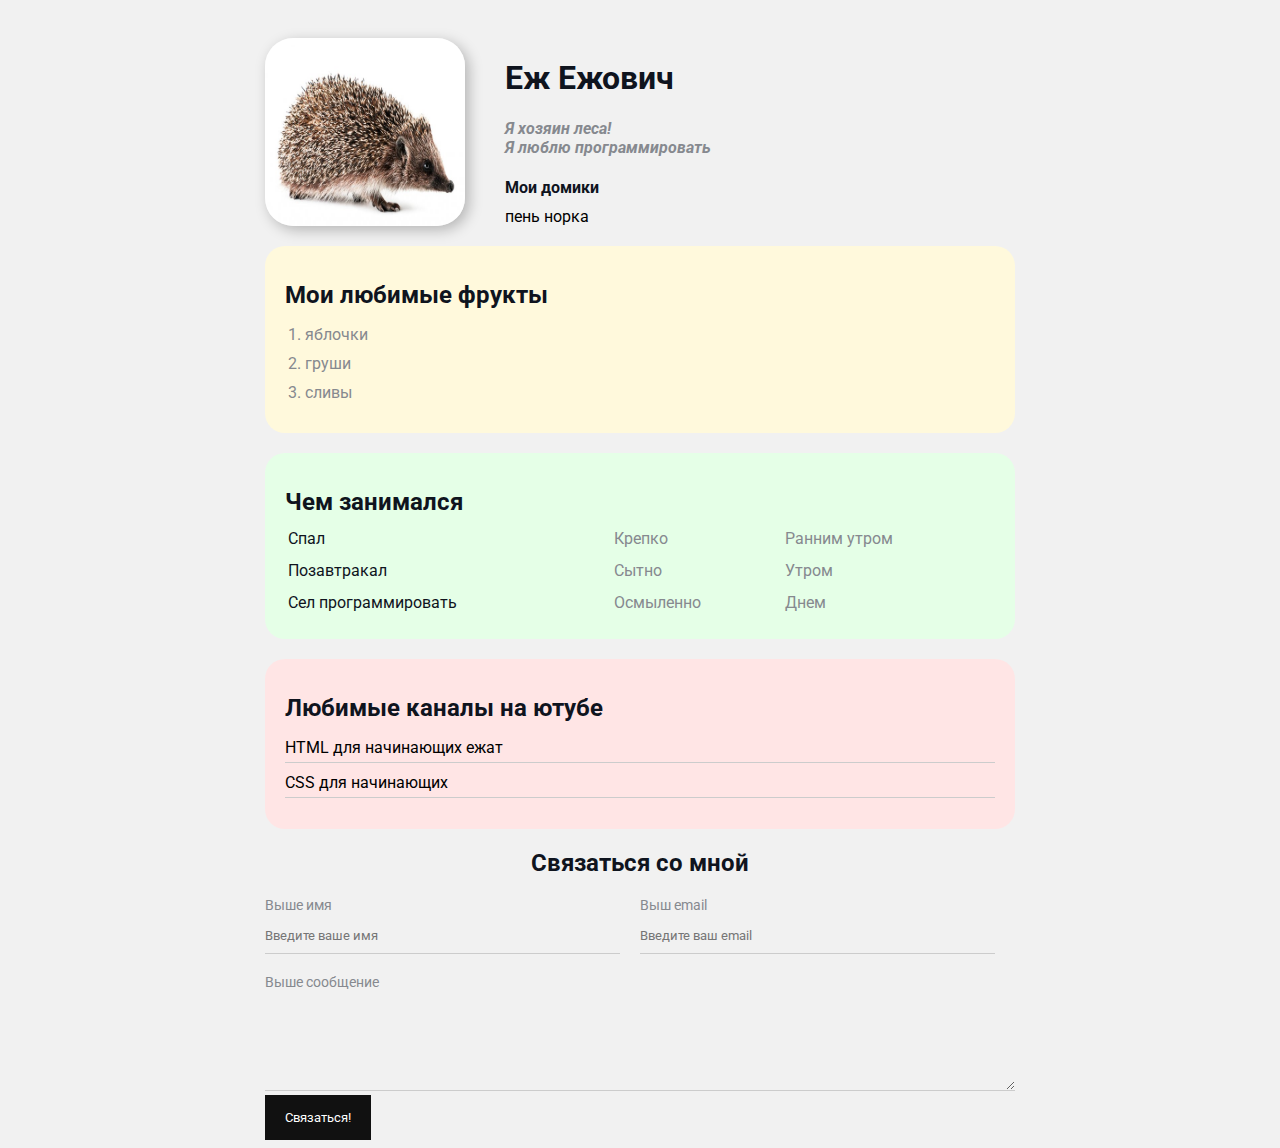
<file: index.html>
<!DOCTYPE html>
<html lang="en">
<head>
    <meta charset="UTF-8">
    <title>Еж Резюме</title>
    <link rel="stylesheet" href="styles.css">
</head>
<body>
    <div class="container">
        <div class="info">
            <img src="logo.jpg" alt="фото ежа" class="logo" >
            <div class="info-text">
                <h1>Еж Ежович</h1>
                <p>Я хозяин леса!</p>
                <P>Я люблю программировать</P>
                <h4>Мои домики</h4>
                    <a href="http://pni-1.ksp.gov.spb.ru/" target="_blank">пень</a>
                    <a href="https://www.norkavsem.ru/" target="_blank">норка</a>
            </div>        
        </div>
            
        <div class="card bg-yellow">
            <h2>Мои любимые фрукты</h2>
            <ol class="fruts">
                <li>яблочки</li>
                <li>груши</li>
                <li>сливы</li>
            </ol>
        </div>  
        
        <div class="card bg-green">
            <h2>Чем занимался</h2>
            <table class="table">
                <tr>
                    <td>Спал</td>
                    <td>Крепко</td>
                    <td>Ранним утром</td>
                </tr>
                <tr>
                    <td>Позавтракал</td>
                    <td>Сытно</td>
                    <td>Утром</td>
                </tr>
                <tr>
                    <td>Сел программировать</td>
                    <td>Осмыленно</td>
                    <td>Днем</td>
                </tr>
            </table>
        </div>  
        <div class="card bg-red">
            <h2>Любимые каналы на ютубе</h2>
            <ul class="link-1">
                <li><a href="https://www.youtube.com/watch?v=DOEtVdkKwcU" target="_blank">HTML для начинающих ежат</a></li>
                <li><a href="https://www.youtube.com/watch?v=SpCUuyZZTp8"> CSS для начинающих</a></li>
            </ul>
        </div>
        <div class="contact">
            <h2>Связаться со мной</h2>
            <form action="/">
                <div class="row">
                    <div class="form-group">
                        <label for="name">Выше имя</label>
                        <input type="text" id="name" placeholder="Введите ваше имя">
                    </div> 
                    <div class="form-group"> 
                        <label for="email">Выш email</label>
                        <input type="email" id="email" placeholder="Введите ваш email">
                    </div>
                </div> 
                    <div class="form-group">   
                        <label for="text">Выше сообщение</label>
                        <textarea name="" id="text" cols="15" rows="5"></textarea>
                    </div>
                <input class="btm" type="submit" value="Связаться!">
                </form>
        </div>
    </div>
</body>
</html>
</file>
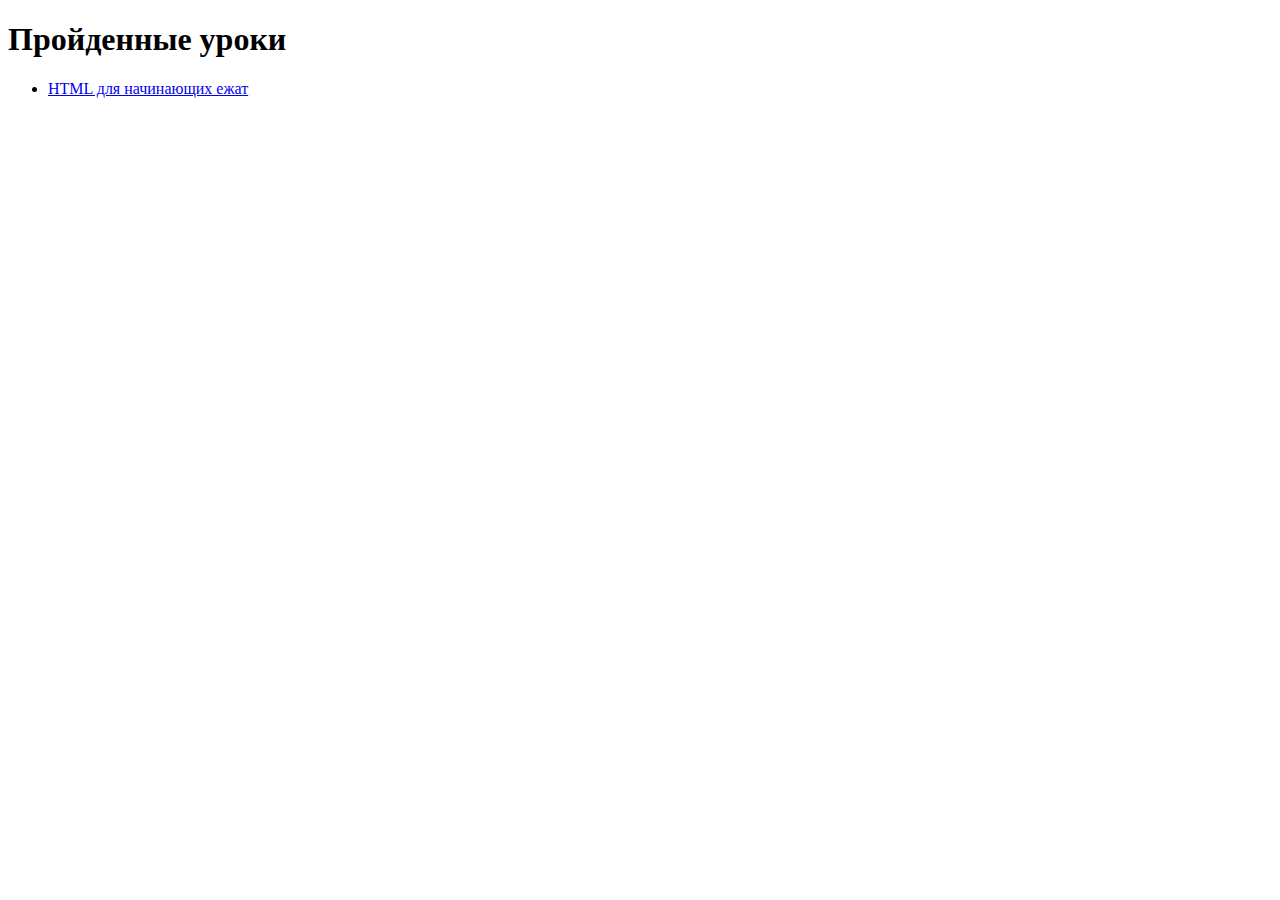
<file: youtube.html>
<!DOCTYPE html>
<html lang="en">
<head>
    <meta charset="UTF-8">
    <title>Youtube ролики</title>
</head>
<body>
    <h1>Пройденные уроки</h1>
    <ul>
        <li><a href="https://www.youtube.com/watch?v=DOEtVdkKwcU" target="_blank">HTML для начинающих ежат</a></li>
    </ul>
</body>
</html>
</file>
<file: styles.css>
@import url('https://fonts.googleapis.com/css2?family=Roboto&display=swap');

body {
    background-color: #f1f1f1;
    color: #0f141e;
        font-size: 16px;
        font-weight: normal;
        font-family: 'Roboto', sans-serif;

    /* font: normal 16px 'Roboto', sans-serif; */
}

a {
color: black;
text-decoration: none;
}

a:hover {
    text-decoration: underline;
}

a:active {
    color: blue;
}

a:visited {
    color: gray;
}

.logo {
    width: 200px;
    border-radius: 28px;
    box-shadow: 4px 4px 14px rgba(0, 0, 0, 0.25);
}
.info p {
    color: #86898f;
    margin: 0;
    font-style: italic;
    font-weight: bold;
    text-decoration: none;
    /* text-transform: capitalize; */
    /* letter-spacing: 5px; */
    /* word-spacing: 42px; */
}

/* .home {
    background: green;
    padding: 15px;
    border: 5px solid red;
    border-bottom-style: dotted;
    border-top-width: 15px;
    margin: 5px;
} */
.container {
    max-width: 750px;
    margin: auto;
    padding-top: 30px;
}


/* .box-model > div {
    background-color: #000;
    float: left;
    height: 200px;
    width: 25%;
    border: 4px solid red;
    box-sizing: border-box;
} */

.bg-yellow {
    background-color: #fff9dc;
}
.bg-green {
    background-color: #e5ffe7;
}
.bg-red {
    background-color: #ffe5e5;    
}
.card {
    padding: 15px 20px;
    margin-bottom: 20px;
    border-radius: 20px;
}
.info {
    display: flex;
    margin-bottom: 20px;
}

@media (max-width: 700px) {
    .info {
        text-align: center;
        display: block;
    }
}

.info-text {
    margin-left: 40px;
}

.info-text h4 {
    margin-bottom: 10px;
}

.card h2 {
    margin-bottom: 10px;
}

.fruts {
    padding: 0 20px;
}

.fruts li {
    color: #86898f;
    margin-bottom: 10px;
}

.table {
    width: 100%;
}
.table td{
    padding-bottom: 10px;
}
.table td:nth-child(2), .table td:nth-child(3) {
    color: #86898f;
}

.link-1 {
    list-style: none;
    padding: 0;
}
.link-1 li {
    margin-bottom: 10px;
    padding-bottom: 5px;
    border-bottom: 1px solid #ccc;
}

.contact h2 {
    text-align: center;
}

.form-group label {
    display: block;
    font-size: 14px;
    color: #86898f;
}

.form-group input, .form-group textarea {
    width: 100%;
    box-sizing: border-box;
    border: none;
    background: transparent;
    border-bottom: 1px solid #ccc;
    color: #000;
    padding: 15px 0 10px;
    outline: none;
    font-family: inherit;
}

.row {
    display: flex;
    margin-bottom: 20px;
}
 
.row > .form-group {
    width: 50%;
    margin-right: 20px;
}

.row > .form-group:first-child {
    margin-right: 20px;
}

.btm {
    background:  #111;
    padding: 15px 20px;
    color: #fff;
    border: none;
    font-family: inherit;
    cursor: pointer;
}

.btm:hover {
    opacity: 0.9;
}



/* .position {
    position: relative;
    border: 4px solid black;
    margin-top: 40px;
    padding: 20px;
    height: 300px;
}

.box {
    position: fixed;
    bottom: 50px;
    width: 50px;
    height: 50px;
    background: lightcoral;
    right: 50px;
    bottom: 50%;
} */
</file>
